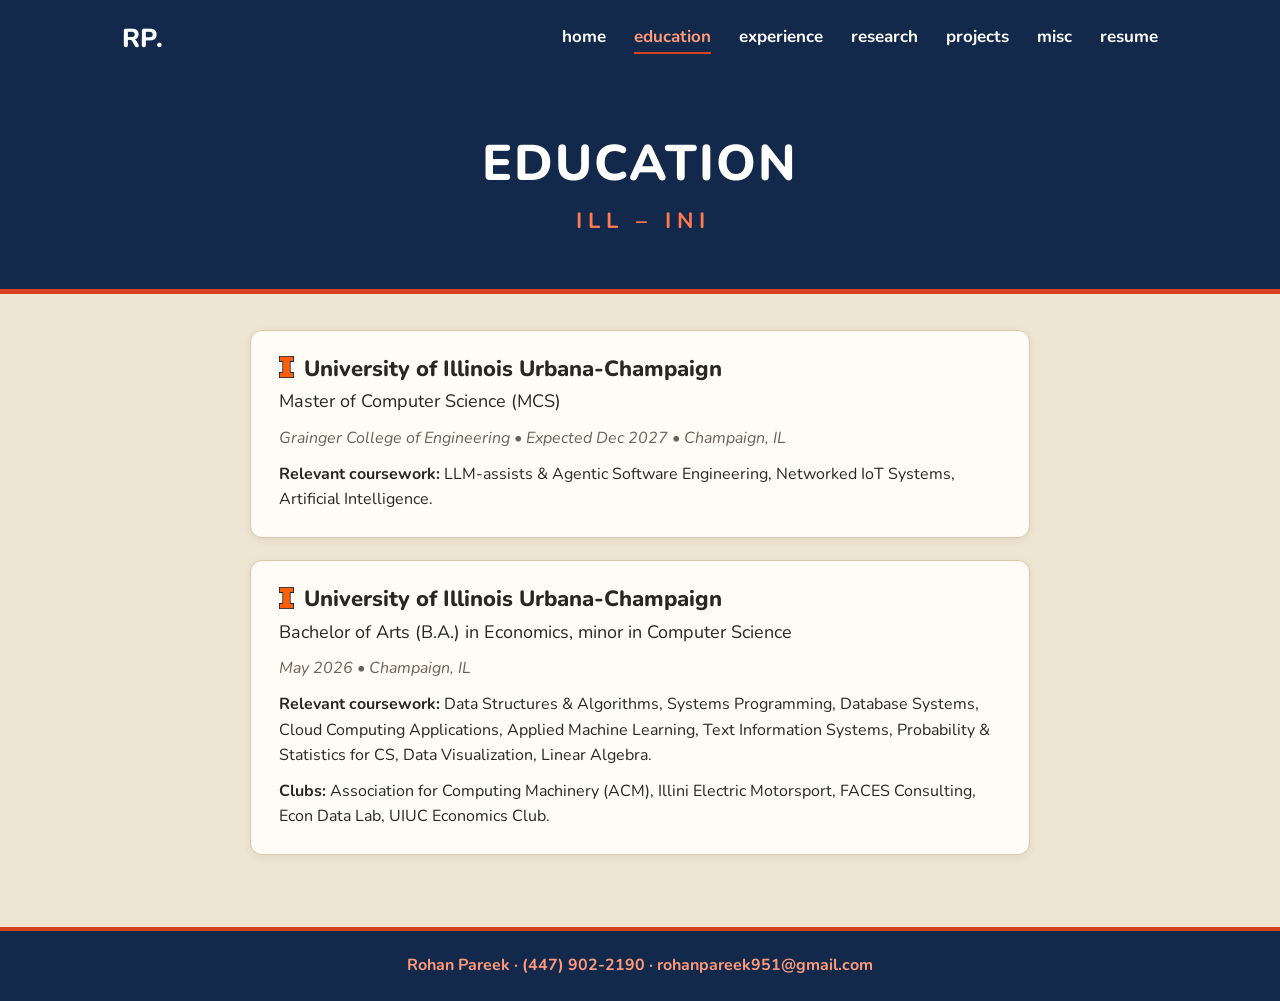
<file: education.html>
<!DOCTYPE html>
<html lang="en">
<head>
<meta charset="utf-8">
<meta name="viewport" content="width=device-width, initial-scale=1">
<title>Education - Rohan Pareek</title>
<link rel="preconnect" href="https://fonts.googleapis.com">
<link rel="preconnect" href="https://fonts.gstatic.com" crossorigin>
<link href="https://fonts.googleapis.com/css2?family=Nunito:wght@400;600;700;800&family=Space+Mono:wght@400;700&display=swap" rel="stylesheet">
<link rel="stylesheet" href="style.css">
<script src="script.js"></script>
</head>
<body>

<nav>
  <div class="wrap nav-inner">
    <a href="index.html" class="logo">RP.</a>
    <button class="menu-btn" aria-label="menu" aria-expanded="false"><span></span><span></span><span></span></button>
    <div class="nav-links">
      <a href="index.html">home</a>
      <a href="education.html" class="active">education</a>
      <a href="experience.html">experience</a>
      <a href="research.html">research</a>
      <a href="projects.html">projects</a>
      <a href="misc.html">misc</a>
      <a href="resume.pdf" target="_blank" rel="noopener">resume</a>
    </div>
  </div>
</nav>

<header class="page-head">
  <div class="wrap">
    <h1>Education</h1>
    <p class="sub chant">ILL &ndash; INI</p>
  </div>
</header>

<main class="wrap">

<div class="card">
  <h3><img src="illini.svg" alt="" class="inline-logo">University of Illinois Urbana-Champaign</h3>
  <p class="card-sub">Master of Computer Science (MCS)</p>
  <p class="meta">Grainger College of Engineering &bull; Expected Dec 2027 &bull; Champaign, IL</p>
  <p><b>Relevant coursework:</b> LLM-assists &amp; Agentic Software Engineering, Networked IoT
    Systems, Artificial Intelligence.</p>
</div>

<div class="card">
  <h3><img src="illini.svg" alt="" class="inline-logo">University of Illinois Urbana-Champaign</h3>
  <p class="card-sub">Bachelor of Arts (B.A.) in Economics, minor in Computer Science</p>
  <p class="meta">May 2026 &bull; Champaign, IL</p>
  <p><b>Relevant coursework:</b> Data Structures &amp; Algorithms, Systems Programming,
    Database Systems, Cloud Computing Applications, Applied Machine Learning, Text
    Information Systems, Probability &amp; Statistics for CS, Data Visualization,
    Linear Algebra.</p>
  <p><b>Clubs:</b> Association for Computing Machinery (ACM), Illini Electric Motorsport,
    FACES Consulting, Econ Data Lab, UIUC Economics Club.</p>
</div>

</main>

<footer>
  <div class="wrap">
    <p>Rohan Pareek &middot; <a href="tel:+14479022190">(447) 902-2190</a> &middot; <a href="mailto:rohanpareek951@gmail.com">rohanpareek951@gmail.com</a></p>
  </div>
</footer>

</body>
</html>
</file>
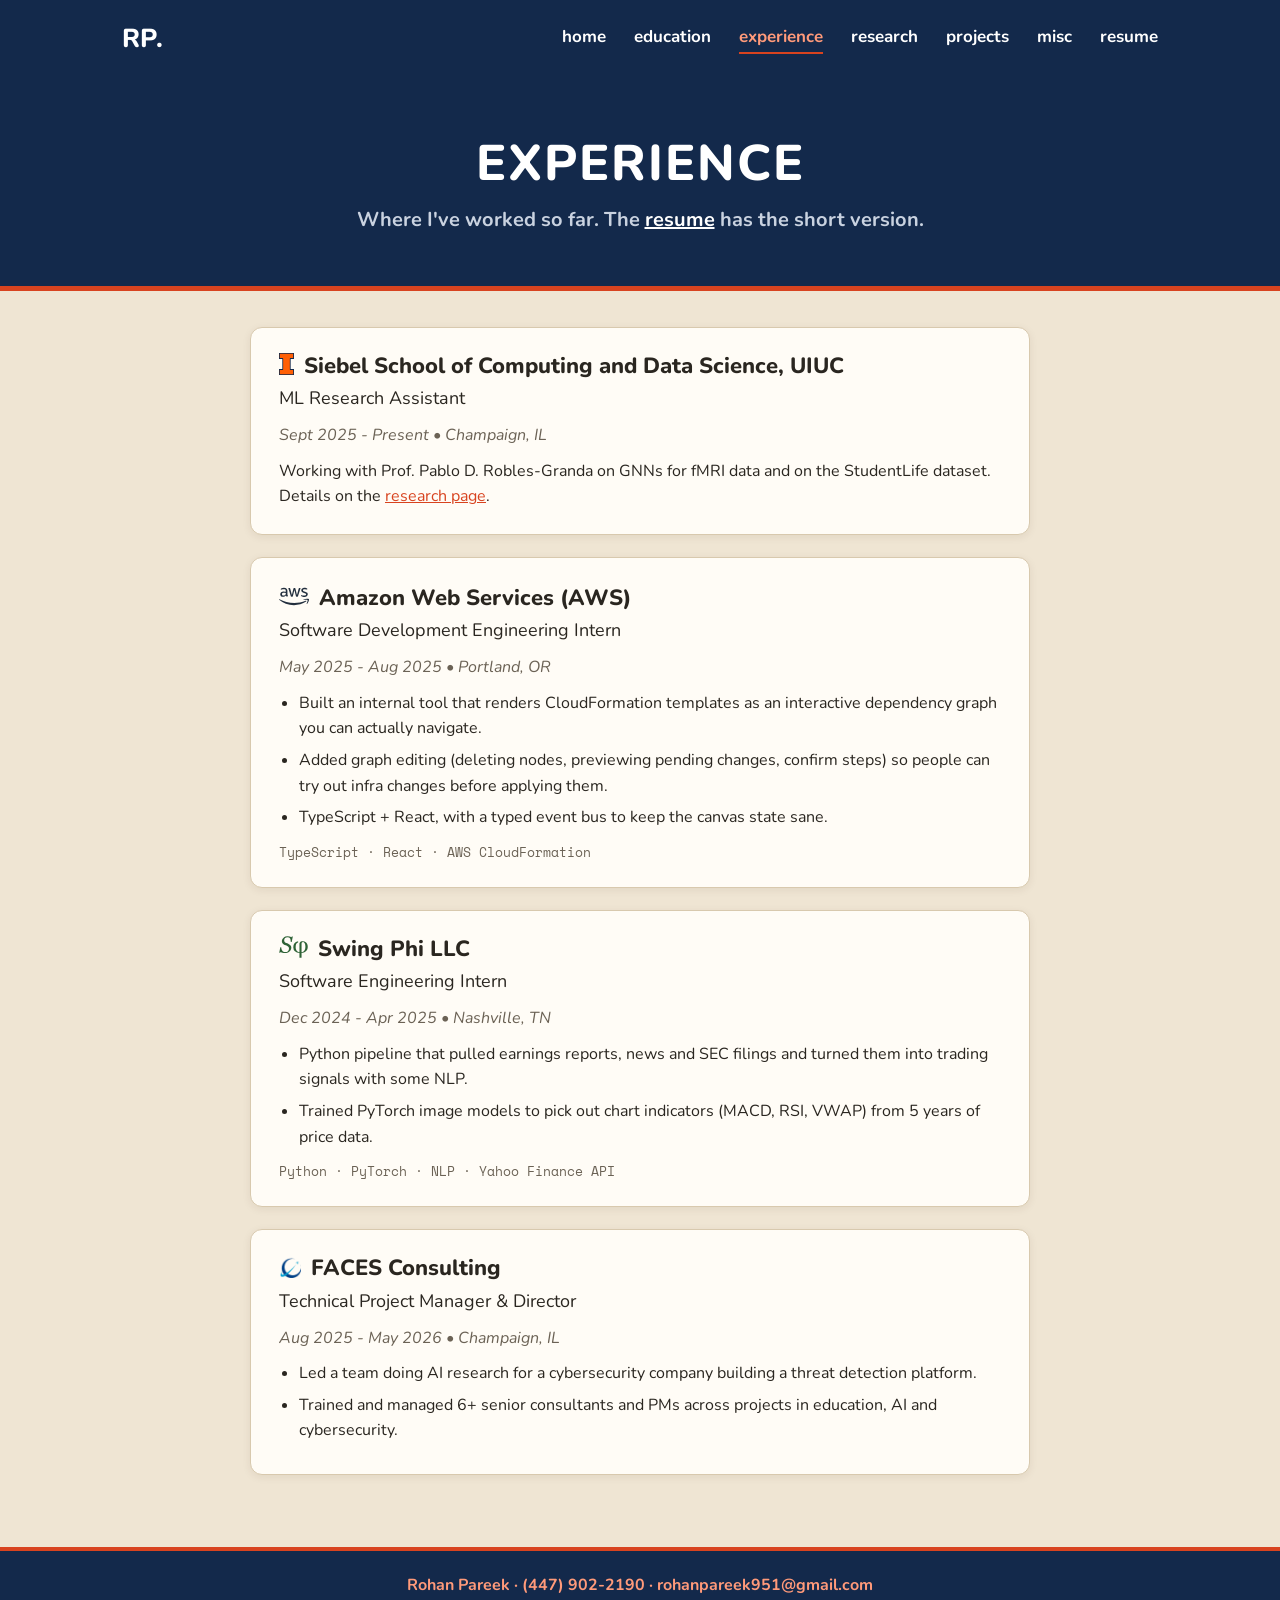
<file: experience.html>
<!DOCTYPE html>
<html lang="en">
<head>
<meta charset="utf-8">
<meta name="viewport" content="width=device-width, initial-scale=1">
<title>Experience - Rohan Pareek</title>
<link rel="preconnect" href="https://fonts.googleapis.com">
<link rel="preconnect" href="https://fonts.gstatic.com" crossorigin>
<link href="https://fonts.googleapis.com/css2?family=Nunito:wght@400;600;700;800&family=Space+Mono:wght@400;700&display=swap" rel="stylesheet">
<link rel="stylesheet" href="style.css">
<script src="script.js"></script>
</head>
<body>

<nav>
  <div class="wrap nav-inner">
    <a href="index.html" class="logo">RP.</a>
    <button class="menu-btn" aria-label="menu" aria-expanded="false"><span></span><span></span><span></span></button>
    <div class="nav-links">
      <a href="index.html">home</a>
      <a href="education.html">education</a>
      <a href="experience.html" class="active">experience</a>
      <a href="research.html">research</a>
      <a href="projects.html">projects</a>
      <a href="misc.html">misc</a>
      <a href="resume.pdf" target="_blank" rel="noopener">resume</a>
    </div>
  </div>
</nav>

<header class="page-head">
  <div class="wrap">
    <h1>Experience</h1>
    <p class="sub">Where I've worked so far. The <a href="resume.pdf" target="_blank" rel="noopener">resume</a> has the short version.</p>
  </div>
</header>

<main class="wrap">

<div class="card">
  <h3><img src="illini.svg" alt="" class="inline-logo">Siebel School of Computing and Data Science, UIUC</h3>
  <p class="card-sub">ML Research Assistant</p>
  <p class="meta">Sept 2025 - Present &bull; Champaign, IL</p>
  <p>Working with Prof. Pablo D. Robles-Granda on GNNs for fMRI data and on the StudentLife
    dataset. Details on the <a href="research.html">research page</a>.</p>
</div>

<div class="card">
  <h3><img src="aws.svg" alt="" class="inline-logo wide">Amazon Web Services (AWS)</h3>
  <p class="card-sub">Software Development Engineering Intern</p>
  <p class="meta">May 2025 - Aug 2025 &bull; Portland, OR</p>
  <ul>
    <li>Built an internal tool that renders CloudFormation templates as an interactive
      dependency graph you can actually navigate.</li>
    <li>Added graph editing (deleting nodes, previewing pending changes, confirm steps)
      so people can try out infra changes before applying them.</li>
    <li>TypeScript + React, with a typed event bus to keep the canvas state sane.</li>
  </ul>
  <p class="stack">TypeScript · React · AWS CloudFormation</p>
</div>

<div class="card">
  <h3><img src="swingphi.svg" alt="" class="inline-logo">Swing Phi LLC</h3>
  <p class="card-sub">Software Engineering Intern</p>
  <p class="meta">Dec 2024 - Apr 2025 &bull; Nashville, TN</p>
  <ul>
    <li>Python pipeline that pulled earnings reports, news and SEC filings and turned
      them into trading signals with some NLP.</li>
    <li>Trained PyTorch image models to pick out chart indicators (MACD, RSI, VWAP)
      from 5 years of price data.</li>
  </ul>
  <p class="stack">Python · PyTorch · NLP · Yahoo Finance API</p>
</div>

<div class="card">
  <h3><img src="faces.png" alt="" class="inline-logo">FACES Consulting</h3>
  <p class="card-sub">Technical Project Manager &amp; Director</p>
  <p class="meta">Aug 2025 - May 2026 &bull; Champaign, IL</p>
  <ul>
    <li>Led a team doing AI research for a cybersecurity company building a threat
      detection platform.</li>
    <li>Trained and managed 6+ senior consultants and PMs across projects in education,
      AI and cybersecurity.</li>
  </ul>
</div>

</main>

<footer>
  <div class="wrap">
    <p>Rohan Pareek &middot; <a href="tel:+14479022190">(447) 902-2190</a> &middot; <a href="mailto:rohanpareek951@gmail.com">rohanpareek951@gmail.com</a></p>
  </div>
</footer>

</body>
</html>
</file>
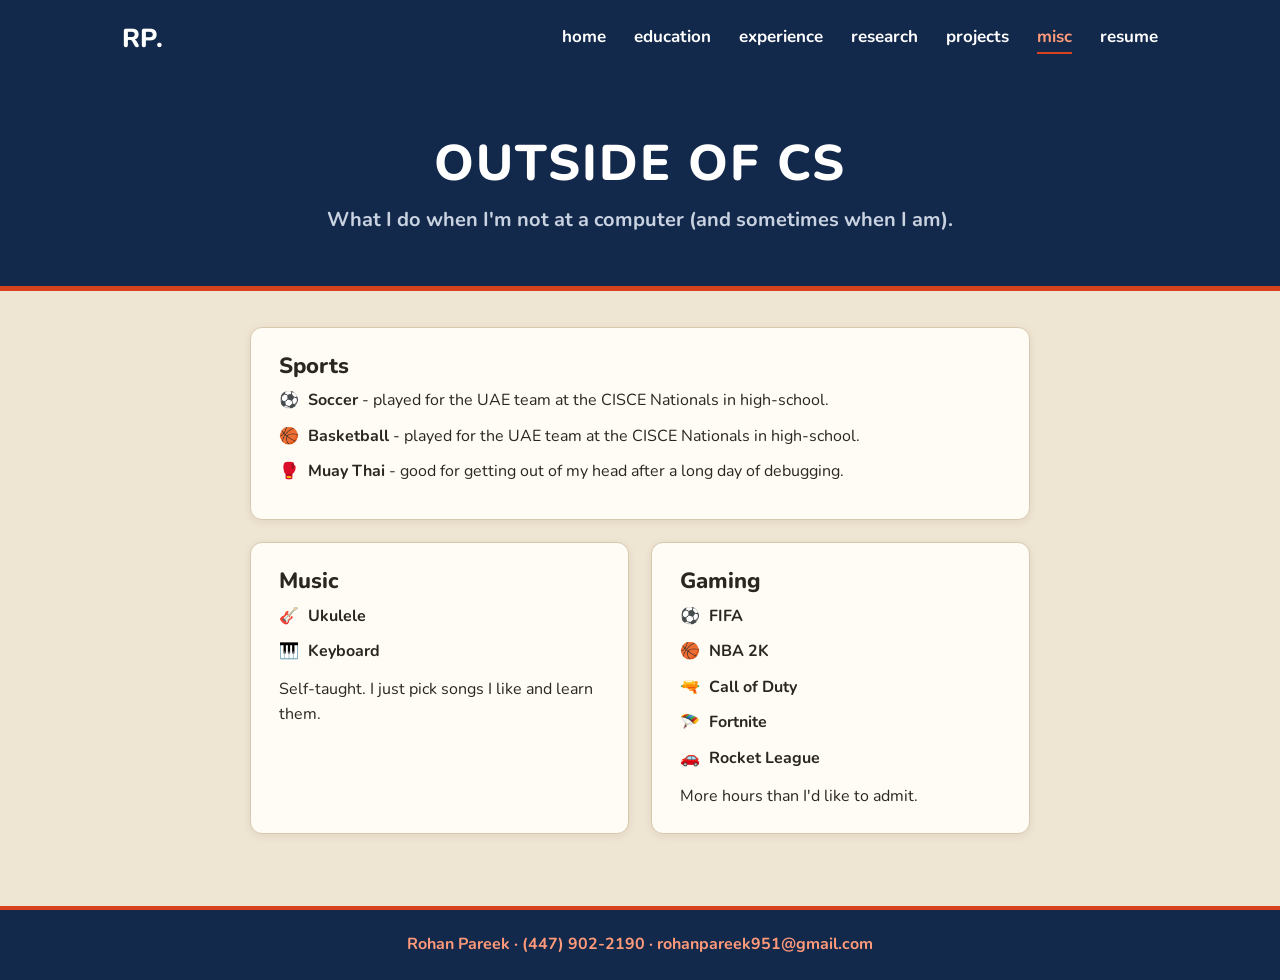
<file: misc.html>
<!DOCTYPE html>
<html lang="en">
<head>
<meta charset="utf-8">
<meta name="viewport" content="width=device-width, initial-scale=1">
<title>Misc - Rohan Pareek</title>
<link rel="preconnect" href="https://fonts.googleapis.com">
<link rel="preconnect" href="https://fonts.gstatic.com" crossorigin>
<link href="https://fonts.googleapis.com/css2?family=Nunito:wght@400;600;700;800&family=Space+Mono:wght@400;700&display=swap" rel="stylesheet">
<link rel="stylesheet" href="style.css">
<script src="script.js"></script>
</head>
<body>

<nav>
  <div class="wrap nav-inner">
    <a href="index.html" class="logo">RP.</a>
    <button class="menu-btn" aria-label="menu" aria-expanded="false"><span></span><span></span><span></span></button>
    <div class="nav-links">
      <a href="index.html">home</a>
      <a href="education.html">education</a>
      <a href="experience.html">experience</a>
      <a href="research.html">research</a>
      <a href="projects.html">projects</a>
      <a href="misc.html" class="active">misc</a>
      <a href="resume.pdf" target="_blank" rel="noopener">resume</a>
    </div>
  </div>
</nav>

<header class="page-head">
  <div class="wrap">
    <h1>Outside of CS</h1>
    <p class="sub">What I do when I'm not at a computer (and sometimes when I am).</p>
  </div>
</header>

<main class="wrap">

<div class="misc-grid">

<div class="card">
  <h3>Sports</h3>
  <ul class="icons">
    <li><span class="ico">⚽</span><b>Soccer</b> - played for the UAE team at the CISCE Nationals in high-school.</li>
    <li><span class="ico">🏀</span><b>Basketball</b> - played for the UAE team at the CISCE Nationals in high-school.</li>
    <li><span class="ico">🥊</span><b>Muay Thai</b> - good for getting out of my head after a long day of debugging.</li>
  </ul>
</div>

<div class="card">
  <h3>Music</h3>
  <ul class="icons">
    <li><span class="ico">🎸</span><b>Ukulele</b></li>
    <li><span class="ico">🎹</span><b>Keyboard</b></li>
  </ul>
  <p>Self-taught. I just pick songs I like and learn them.</p>
</div>

<div class="card">
  <h3>Gaming</h3>
  <ul class="icons">
    <li><span class="ico">⚽</span><b>FIFA</b></li>
    <li><span class="ico">🏀</span><b>NBA 2K</b></li>
    <li><span class="ico">🔫</span><b>Call of Duty</b></li>
    <li><span class="ico">🪂</span><b>Fortnite</b></li>
    <li><span class="ico">🚗</span><b>Rocket League</b></li>
  </ul>
  <p>More hours than I'd like to admit.</p>
</div>

</div>

</main>

<footer>
  <div class="wrap">
    <p>Rohan Pareek &middot; <a href="tel:+14479022190">(447) 902-2190</a> &middot; <a href="mailto:rohanpareek951@gmail.com">rohanpareek951@gmail.com</a></p>
  </div>
</footer>

</body>
</html>
</file>
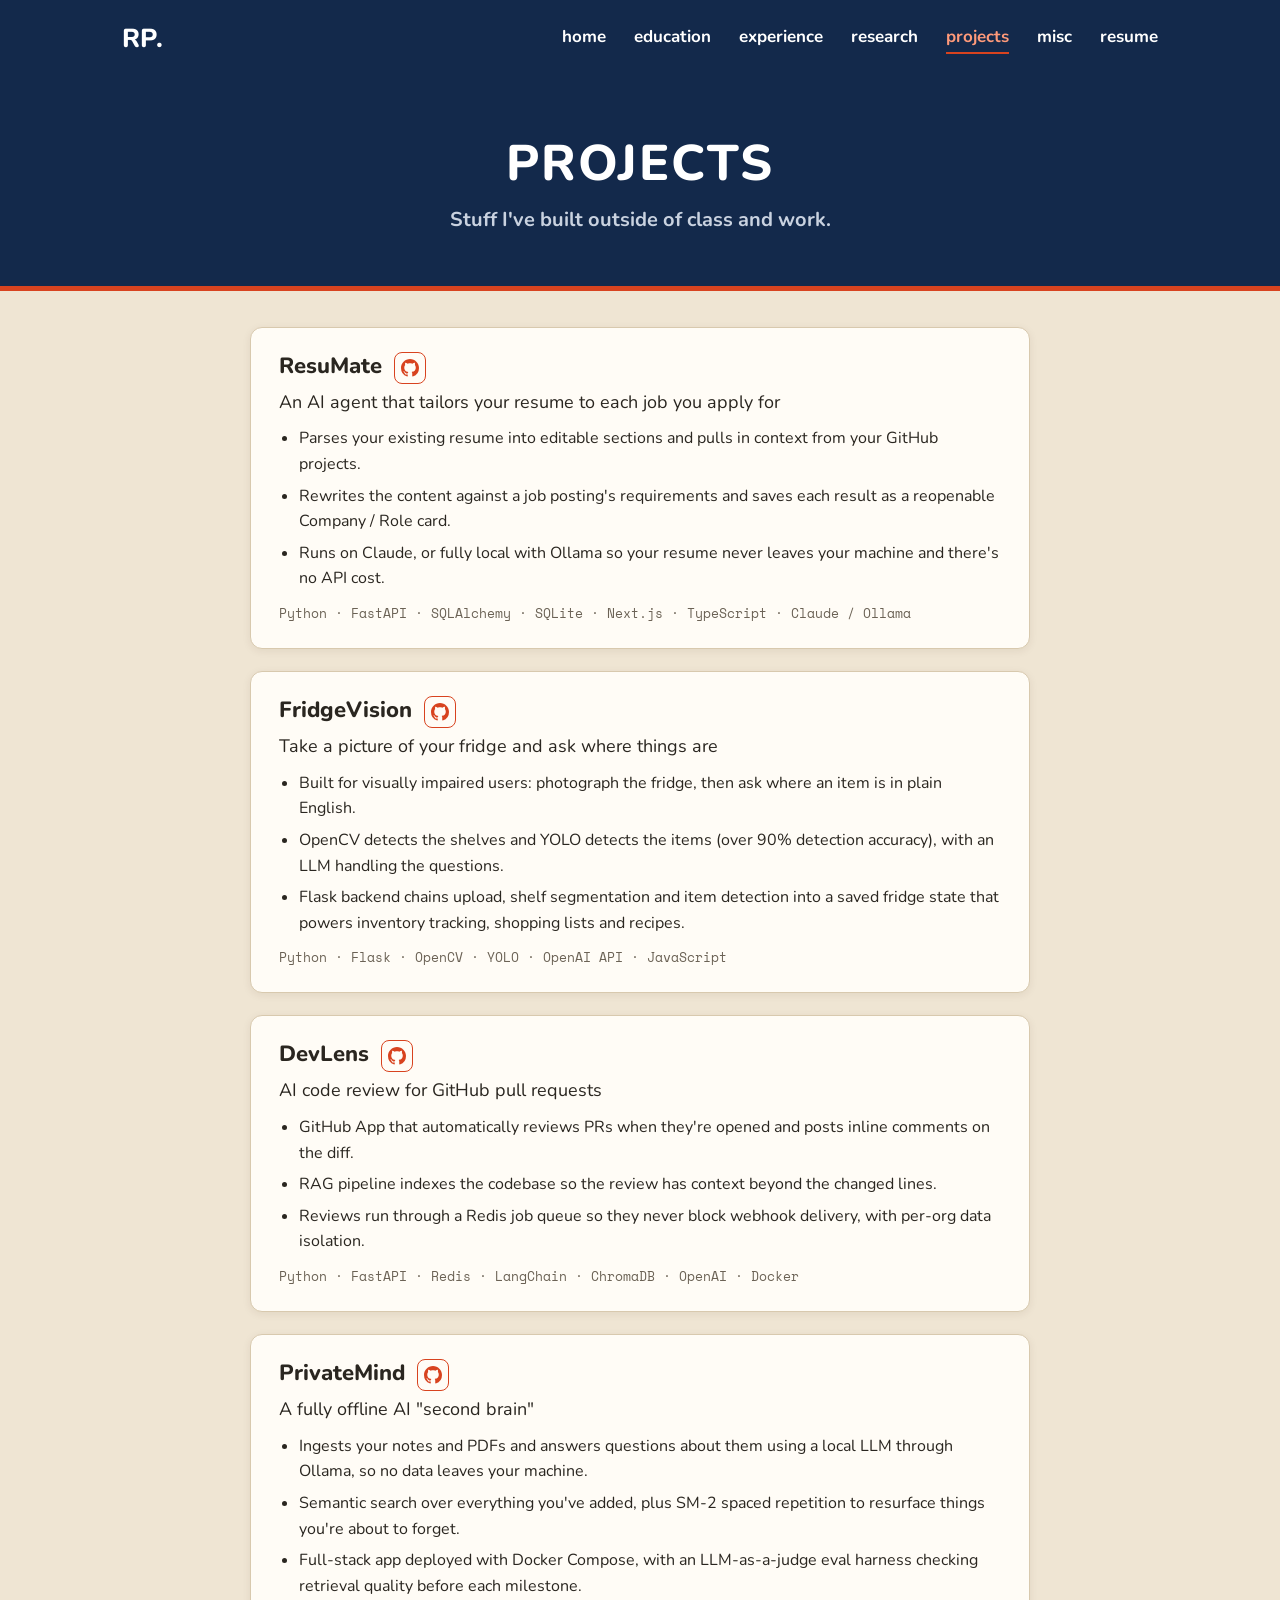
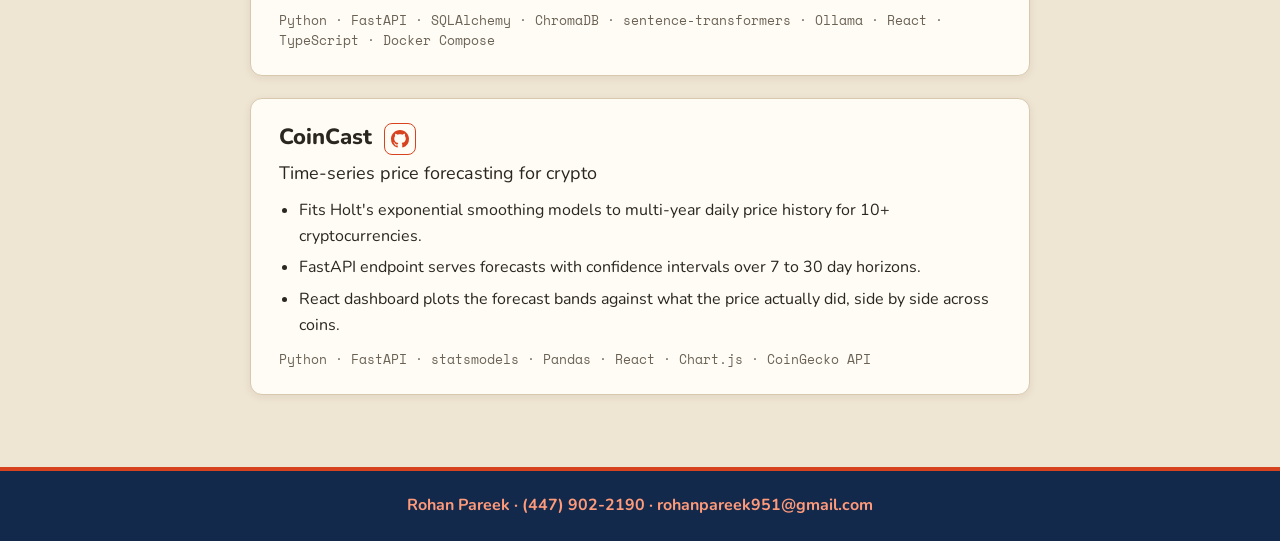
<file: projects.html>
<!DOCTYPE html>
<html lang="en">
<head>
<meta charset="utf-8">
<meta name="viewport" content="width=device-width, initial-scale=1">
<title>Projects - Rohan Pareek</title>
<link rel="preconnect" href="https://fonts.googleapis.com">
<link rel="preconnect" href="https://fonts.gstatic.com" crossorigin>
<link href="https://fonts.googleapis.com/css2?family=Nunito:wght@400;600;700;800&family=Space+Mono:wght@400;700&display=swap" rel="stylesheet">
<link rel="stylesheet" href="style.css">
<script src="script.js"></script>
</head>
<body>

<nav>
  <div class="wrap nav-inner">
    <a href="index.html" class="logo">RP.</a>
    <button class="menu-btn" aria-label="menu" aria-expanded="false"><span></span><span></span><span></span></button>
    <div class="nav-links">
      <a href="index.html">home</a>
      <a href="education.html">education</a>
      <a href="experience.html">experience</a>
      <a href="research.html">research</a>
      <a href="projects.html" class="active">projects</a>
      <a href="misc.html">misc</a>
      <a href="resume.pdf" target="_blank" rel="noopener">resume</a>
    </div>
  </div>
</nav>

<header class="page-head">
  <div class="wrap">
    <h1>Projects</h1>
    <p class="sub">Stuff I've built outside of class and work.</p>
  </div>
</header>

<main class="wrap">

<div class="card">
  <h3>ResuMate<a class="gh-icon" href="https://github.com/Rohpar1504/ResuMate" target="_blank" rel="noopener" aria-label="ResuMate on GitHub" title="View on GitHub"><svg viewBox="0 0 16 16" width="18" height="18" fill="currentColor" aria-hidden="true"><path d="M8 0c4.42 0 8 3.58 8 8a8.013 8.013 0 0 1-5.45 7.59c-.4.08-.55-.17-.55-.38 0-.27.01-1.13.01-2.2 0-.75-.25-1.23-.54-1.48 1.78-.2 3.65-.88 3.65-3.95 0-.88-.31-1.59-.82-2.15.08-.2.36-1.02-.08-2.12 0 0-.67-.22-2.2.82-.64-.18-1.32-.27-2-.27-.68 0-1.36.09-2 .27-1.53-1.03-2.2-.82-2.2-.82-.44 1.1-.16 1.92-.08 2.12-.51.56-.82 1.28-.82 2.15 0 3.06 1.86 3.75 3.64 3.95-.23.2-.44.55-.51 1.07-.46.21-1.61.55-2.33-.66-.15-.24-.6-.83-1.23-.82-.67.01-.27.38.01.53.34.19.73.9.82 1.13.16.45.68 1.31 2.69.94 0 .67.01 1.3.01 1.49 0 .21-.15.45-.55.38A7.995 7.995 0 0 1 0 8c0-4.42 3.58-8 8-8Z"></path></svg></a></h3>
  <p class="card-sub">An AI agent that tailors your resume to each job you apply for</p>
  <ul>
    <li>Parses your existing resume into editable sections and pulls in context from your GitHub projects.</li>
    <li>Rewrites the content against a job posting's requirements and saves each result as a reopenable Company / Role card.</li>
    <li>Runs on Claude, or fully local with Ollama so your resume never leaves your machine and there's no API cost.</li>
  </ul>
  <p class="stack">Python · FastAPI · SQLAlchemy · SQLite · Next.js · TypeScript · Claude / Ollama</p>
</div>

<div class="card">
  <h3>FridgeVision<a class="gh-icon" href="https://github.com/Rohpar1504/Project-FridgeVision" target="_blank" rel="noopener" aria-label="FridgeVision on GitHub" title="View on GitHub"><svg viewBox="0 0 16 16" width="18" height="18" fill="currentColor" aria-hidden="true"><path d="M8 0c4.42 0 8 3.58 8 8a8.013 8.013 0 0 1-5.45 7.59c-.4.08-.55-.17-.55-.38 0-.27.01-1.13.01-2.2 0-.75-.25-1.23-.54-1.48 1.78-.2 3.65-.88 3.65-3.95 0-.88-.31-1.59-.82-2.15.08-.2.36-1.02-.08-2.12 0 0-.67-.22-2.2.82-.64-.18-1.32-.27-2-.27-.68 0-1.36.09-2 .27-1.53-1.03-2.2-.82-2.2-.82-.44 1.1-.16 1.92-.08 2.12-.51.56-.82 1.28-.82 2.15 0 3.06 1.86 3.75 3.64 3.95-.23.2-.44.55-.51 1.07-.46.21-1.61.55-2.33-.66-.15-.24-.6-.83-1.23-.82-.67.01-.27.38.01.53.34.19.73.9.82 1.13.16.45.68 1.31 2.69.94 0 .67.01 1.3.01 1.49 0 .21-.15.45-.55.38A7.995 7.995 0 0 1 0 8c0-4.42 3.58-8 8-8Z"></path></svg></a></h3>
  <p class="card-sub">Take a picture of your fridge and ask where things are</p>
  <ul>
    <li>Built for visually impaired users: photograph the fridge, then ask where an item is in plain English.</li>
    <li>OpenCV detects the shelves and YOLO detects the items (over 90% detection accuracy), with an LLM handling the questions.</li>
    <li>Flask backend chains upload, shelf segmentation and item detection into a saved fridge state that powers inventory tracking, shopping lists and recipes.</li>
  </ul>
  <p class="stack">Python · Flask · OpenCV · YOLO · OpenAI API · JavaScript</p>
</div>

<div class="card">
  <h3>DevLens<a class="gh-icon" href="https://github.com/Rohpar1504/DevLens" target="_blank" rel="noopener" aria-label="DevLens on GitHub" title="View on GitHub"><svg viewBox="0 0 16 16" width="18" height="18" fill="currentColor" aria-hidden="true"><path d="M8 0c4.42 0 8 3.58 8 8a8.013 8.013 0 0 1-5.45 7.59c-.4.08-.55-.17-.55-.38 0-.27.01-1.13.01-2.2 0-.75-.25-1.23-.54-1.48 1.78-.2 3.65-.88 3.65-3.95 0-.88-.31-1.59-.82-2.15.08-.2.36-1.02-.08-2.12 0 0-.67-.22-2.2.82-.64-.18-1.32-.27-2-.27-.68 0-1.36.09-2 .27-1.53-1.03-2.2-.82-2.2-.82-.44 1.1-.16 1.92-.08 2.12-.51.56-.82 1.28-.82 2.15 0 3.06 1.86 3.75 3.64 3.95-.23.2-.44.55-.51 1.07-.46.21-1.61.55-2.33-.66-.15-.24-.6-.83-1.23-.82-.67.01-.27.38.01.53.34.19.73.9.82 1.13.16.45.68 1.31 2.69.94 0 .67.01 1.3.01 1.49 0 .21-.15.45-.55.38A7.995 7.995 0 0 1 0 8c0-4.42 3.58-8 8-8Z"></path></svg></a></h3>
  <p class="card-sub">AI code review for GitHub pull requests</p>
  <ul>
    <li>GitHub App that automatically reviews PRs when they're opened and posts inline comments on the diff.</li>
    <li>RAG pipeline indexes the codebase so the review has context beyond the changed lines.</li>
    <li>Reviews run through a Redis job queue so they never block webhook delivery, with per-org data isolation.</li>
  </ul>
  <p class="stack">Python · FastAPI · Redis · LangChain · ChromaDB · OpenAI · Docker</p>
</div>

<div class="card">
  <h3>PrivateMind<a class="gh-icon" href="https://github.com/Rohpar1504/PrivateMind" target="_blank" rel="noopener" aria-label="PrivateMind on GitHub" title="View on GitHub"><svg viewBox="0 0 16 16" width="18" height="18" fill="currentColor" aria-hidden="true"><path d="M8 0c4.42 0 8 3.58 8 8a8.013 8.013 0 0 1-5.45 7.59c-.4.08-.55-.17-.55-.38 0-.27.01-1.13.01-2.2 0-.75-.25-1.23-.54-1.48 1.78-.2 3.65-.88 3.65-3.95 0-.88-.31-1.59-.82-2.15.08-.2.36-1.02-.08-2.12 0 0-.67-.22-2.2.82-.64-.18-1.32-.27-2-.27-.68 0-1.36.09-2 .27-1.53-1.03-2.2-.82-2.2-.82-.44 1.1-.16 1.92-.08 2.12-.51.56-.82 1.28-.82 2.15 0 3.06 1.86 3.75 3.64 3.95-.23.2-.44.55-.51 1.07-.46.21-1.61.55-2.33-.66-.15-.24-.6-.83-1.23-.82-.67.01-.27.38.01.53.34.19.73.9.82 1.13.16.45.68 1.31 2.69.94 0 .67.01 1.3.01 1.49 0 .21-.15.45-.55.38A7.995 7.995 0 0 1 0 8c0-4.42 3.58-8 8-8Z"></path></svg></a></h3>
  <p class="card-sub">A fully offline AI "second brain"</p>
  <ul>
    <li>Ingests your notes and PDFs and answers questions about them using a local LLM through Ollama, so no data leaves your machine.</li>
    <li>Semantic search over everything you've added, plus SM-2 spaced repetition to resurface things you're about to forget.</li>
    <li>Full-stack app deployed with Docker Compose, with an LLM-as-a-judge eval harness checking retrieval quality before each milestone.</li>
  </ul>
  <p class="stack">Python · FastAPI · SQLAlchemy · ChromaDB · sentence-transformers · Ollama · React · TypeScript · Docker Compose</p>
</div>

<div class="card">
  <h3>CoinCast<a class="gh-icon" href="https://github.com/Rohpar1504/CoinCast" target="_blank" rel="noopener" aria-label="CoinCast on GitHub" title="View on GitHub"><svg viewBox="0 0 16 16" width="18" height="18" fill="currentColor" aria-hidden="true"><path d="M8 0c4.42 0 8 3.58 8 8a8.013 8.013 0 0 1-5.45 7.59c-.4.08-.55-.17-.55-.38 0-.27.01-1.13.01-2.2 0-.75-.25-1.23-.54-1.48 1.78-.2 3.65-.88 3.65-3.95 0-.88-.31-1.59-.82-2.15.08-.2.36-1.02-.08-2.12 0 0-.67-.22-2.2.82-.64-.18-1.32-.27-2-.27-.68 0-1.36.09-2 .27-1.53-1.03-2.2-.82-2.2-.82-.44 1.1-.16 1.92-.08 2.12-.51.56-.82 1.28-.82 2.15 0 3.06 1.86 3.75 3.64 3.95-.23.2-.44.55-.51 1.07-.46.21-1.61.55-2.33-.66-.15-.24-.6-.83-1.23-.82-.67.01-.27.38.01.53.34.19.73.9.82 1.13.16.45.68 1.31 2.69.94 0 .67.01 1.3.01 1.49 0 .21-.15.45-.55.38A7.995 7.995 0 0 1 0 8c0-4.42 3.58-8 8-8Z"></path></svg></a></h3>
  <p class="card-sub">Time-series price forecasting for crypto</p>
  <ul>
    <li>Fits Holt's exponential smoothing models to multi-year daily price history for 10+ cryptocurrencies.</li>
    <li>FastAPI endpoint serves forecasts with confidence intervals over 7 to 30 day horizons.</li>
    <li>React dashboard plots the forecast bands against what the price actually did, side by side across coins.</li>
  </ul>
  <p class="stack">Python · FastAPI · statsmodels · Pandas · React · Chart.js · CoinGecko API</p>
</div>

</main>

<footer>
  <div class="wrap">
    <p>Rohan Pareek &middot; <a href="tel:+14479022190">(447) 902-2190</a> &middot; <a href="mailto:rohanpareek951@gmail.com">rohanpareek951@gmail.com</a></p>
  </div>
</footer>

</body>
</html>
</file>
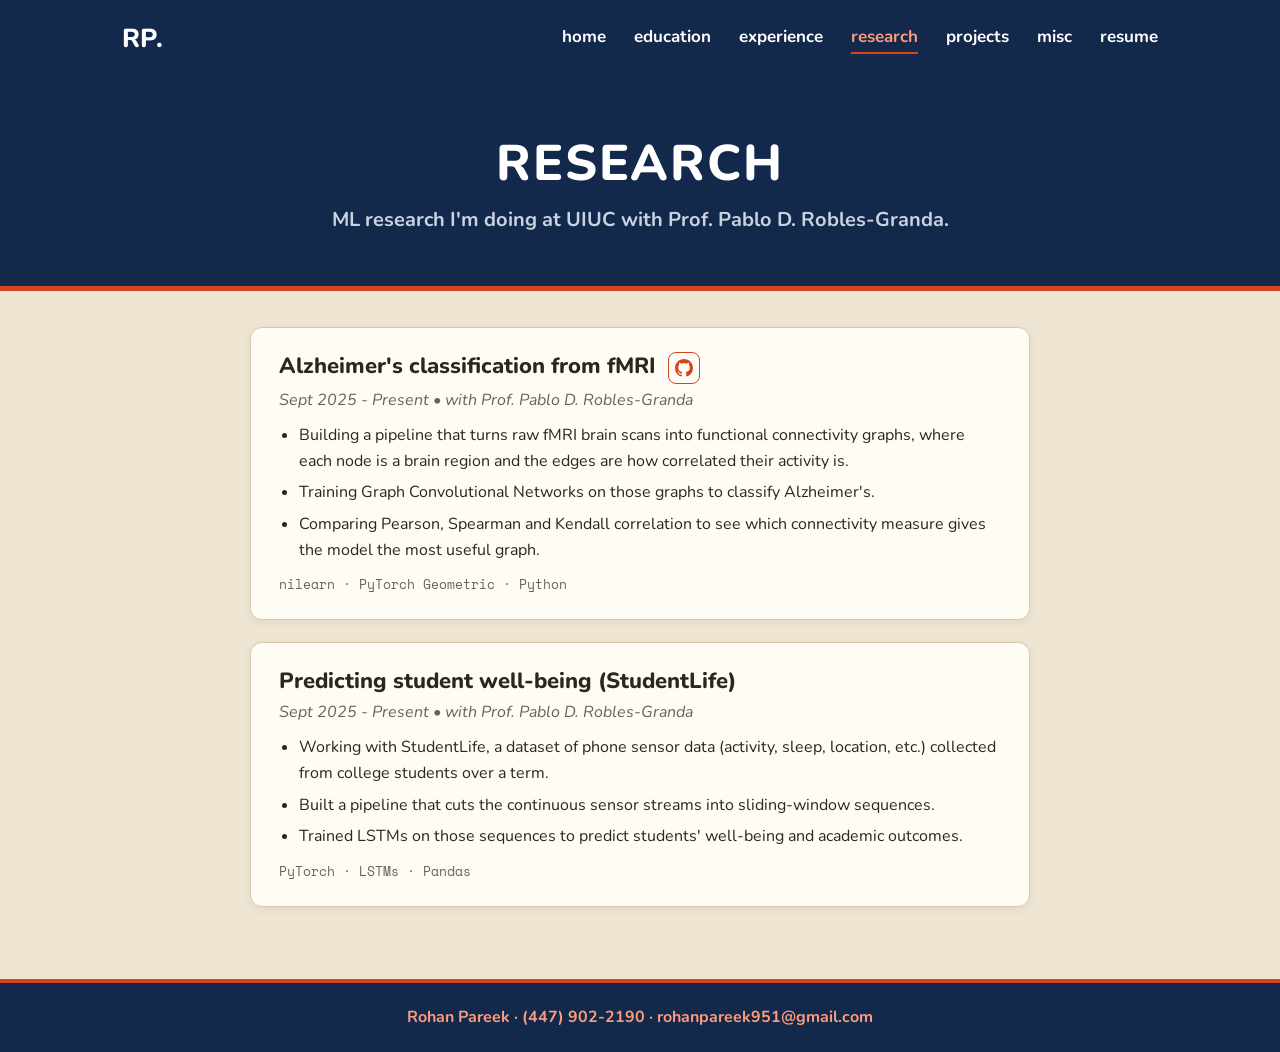
<file: research.html>
<!DOCTYPE html>
<html lang="en">
<head>
<meta charset="utf-8">
<meta name="viewport" content="width=device-width, initial-scale=1">
<title>Research - Rohan Pareek</title>
<link rel="preconnect" href="https://fonts.googleapis.com">
<link rel="preconnect" href="https://fonts.gstatic.com" crossorigin>
<link href="https://fonts.googleapis.com/css2?family=Nunito:wght@400;600;700;800&family=Space+Mono:wght@400;700&display=swap" rel="stylesheet">
<link rel="stylesheet" href="style.css">
<script src="script.js"></script>
</head>
<body>

<nav>
  <div class="wrap nav-inner">
    <a href="index.html" class="logo">RP.</a>
    <button class="menu-btn" aria-label="menu" aria-expanded="false"><span></span><span></span><span></span></button>
    <div class="nav-links">
      <a href="index.html">home</a>
      <a href="education.html">education</a>
      <a href="experience.html">experience</a>
      <a href="research.html" class="active">research</a>
      <a href="projects.html">projects</a>
      <a href="misc.html">misc</a>
      <a href="resume.pdf" target="_blank" rel="noopener">resume</a>
    </div>
  </div>
</nav>

<header class="page-head">
  <div class="wrap">
    <h1>Research</h1>
    <p class="sub">ML research I'm doing at UIUC with Prof. Pablo D. Robles-Granda.</p>
  </div>
</header>

<main class="wrap">

<div class="card">
  <h3>Alzheimer's classification from fMRI<a class="gh-icon" href="https://github.com/Rohpar1504/Summer-2026-Research-Project" target="_blank" rel="noopener" aria-label="Alzheimer's classification from fMRI on GitHub" title="View on GitHub"><svg viewBox="0 0 16 16" width="18" height="18" fill="currentColor" aria-hidden="true"><path d="M8 0c4.42 0 8 3.58 8 8a8.013 8.013 0 0 1-5.45 7.59c-.4.08-.55-.17-.55-.38 0-.27.01-1.13.01-2.2 0-.75-.25-1.23-.54-1.48 1.78-.2 3.65-.88 3.65-3.95 0-.88-.31-1.59-.82-2.15.08-.2.36-1.02-.08-2.12 0 0-.67-.22-2.2.82-.64-.18-1.32-.27-2-.27-.68 0-1.36.09-2 .27-1.53-1.03-2.2-.82-2.2-.82-.44 1.1-.16 1.92-.08 2.12-.51.56-.82 1.28-.82 2.15 0 3.06 1.86 3.75 3.64 3.95-.23.2-.44.55-.51 1.07-.46.21-1.61.55-2.33-.66-.15-.24-.6-.83-1.23-.82-.67.01-.27.38.01.53.34.19.73.9.82 1.13.16.45.68 1.31 2.69.94 0 .67.01 1.3.01 1.49 0 .21-.15.45-.55.38A7.995 7.995 0 0 1 0 8c0-4.42 3.58-8 8-8Z"></path></svg></a></h3>
  <p class="meta">Sept 2025 - Present &bull; with Prof. Pablo D. Robles-Granda</p>
  <ul>
    <li>Building a pipeline that turns raw fMRI brain scans into functional connectivity
      graphs, where each node is a brain region and the edges are how correlated their
      activity is.</li>
    <li>Training Graph Convolutional Networks on those graphs to classify Alzheimer's.</li>
    <li>Comparing Pearson, Spearman and Kendall correlation to see which connectivity
      measure gives the model the most useful graph.</li>
  </ul>
  <p class="stack">nilearn · PyTorch Geometric · Python</p>
</div>

<div class="card">
  <h3>Predicting student well-being (StudentLife)</h3>
  <p class="meta">Sept 2025 - Present &bull; with Prof. Pablo D. Robles-Granda</p>
  <ul>
    <li>Working with StudentLife, a dataset of phone sensor data (activity, sleep,
      location, etc.) collected from college students over a term.</li>
    <li>Built a pipeline that cuts the continuous sensor streams into sliding-window
      sequences.</li>
    <li>Trained LSTMs on those sequences to predict students' well-being and academic
      outcomes.</li>
  </ul>
  <p class="stack">PyTorch · LSTMs · Pandas</p>
</div>

</main>

<footer>
  <div class="wrap">
    <p>Rohan Pareek &middot; <a href="tel:+14479022190">(447) 902-2190</a> &middot; <a href="mailto:rohanpareek951@gmail.com">rohanpareek951@gmail.com</a></p>
  </div>
</footer>

</body>
</html>
</file>
<file: style.css>
/* colors - illinois orange + navy (light theme only) */
:root {
  --bg: #efe5d3;
  --text: #2a2620;
  --muted: #6b6255;
  --navy: #13294b;
  --orange: #d8431f;
  --line: #d8c9ae;
  --box: #f8f2e7;
  --card: #fffcf6;
  --shadow: rgba(60, 40, 10, 0.08);
}


* {
  box-sizing: border-box;
}

body {
  margin: 0;
  font-family: "Nunito", -apple-system, Helvetica, Arial, sans-serif;
  font-size: 16px;
  line-height: 1.6;
  color: var(--text);
  background: var(--bg);
  min-height: 100vh;
  display: flex;
  flex-direction: column;
}

/* push the footer to the bottom on short pages */
main {
  flex: 1;
  width: 100%;
}

.wrap {
  max-width: 820px;
  margin: 0 auto;
  padding: 0 20px;
}

a {
  color: var(--orange);
}

a:hover {
  text-decoration-thickness: 2px;
}

/* nav */
nav {
  position: sticky;
  top: 0;
  z-index: 10;
  background: var(--navy);
  font-family: "Nunito", -apple-system, Helvetica, Arial, sans-serif;
  font-size: 17px;
  font-weight: 700;
}

/* nav bar gets more room than the page text */
nav .wrap {
  max-width: 1100px;
  padding: 18px 32px;
}

.nav-inner {
  display: flex;
  justify-content: space-between;
  align-items: center;
  flex-wrap: wrap;
  gap: 10px;
  padding-top: 18px;
  padding-bottom: 18px;
}

nav a {
  color: #fff;
  text-decoration: none;
}

/* every tab gets the same underline space so the active one doesn't jump */
.nav-links a {
  padding-bottom: 2px;
  border-bottom: 2px solid transparent;
}

nav a:hover {
  color: #ff9a7a;
  text-decoration: underline;
}

/* the tab for the page you're on */
.nav-links a.active {
  color: #ff9a7a;
  border-bottom-color: var(--orange);
}

.logo {
  font-weight: 800;
  font-size: 26px;
}

.nav-links {
  display: flex;
  flex-wrap: wrap;
  gap: 28px;
  align-items: center;
}

/* header */
header {
  background: var(--navy);
  color: #fff;
  padding: 40px 0 44px;
  border-bottom: 5px solid var(--orange);
}

.header-inner {
  display: flex;
  align-items: center;
  gap: 28px;
}

.me {
  width: 130px;
  height: 130px;
  object-fit: cover;
  border: 3px solid #fff;
}

header h1 {
  margin: 0 0 6px;
  font-weight: 800;
  font-size: 38px;
  line-height: 1.2;
}

.sub {
  margin: 0 0 16px;
  color: #c9d2e0;
}

/* big centered intro on the home page */
header.hero {
  min-height: calc(100vh - 66px);
  display: flex;
  align-items: center;
  padding: 60px 0;
  text-align: center;
}

.hero-inner {
  width: 100%;
  max-width: 780px;
}

.hero h1 {
  font-size: clamp(38px, 7vw, 64px);
  font-weight: 800;
  line-height: 1.1;
  margin: 0 0 28px;
}

.hero .name {
  color: #ff7a50;
}

.hero p {
  color: #c9d2e0;
  font-size: 20px;
  font-weight: 700;
  line-height: 1.55;
  margin: 0 auto 20px;
}

.hero .links {
  margin-top: 30px;
  font-size: 14px;
  font-weight: 400;
}

.hero .links a {
  margin: 0 5px 8px;
}

.hero .me {
  display: block;
  margin: 0 auto 24px;
  border-radius: 50%;
}

/* contact section under the hero */
.contact {
  text-align: center;
  padding: 30px 0 10px;
}

.contact h2::before {
  content: none;
}

.contact h2 {
  font-family: "Nunito", -apple-system, Helvetica, Arial, sans-serif;
  font-weight: 800;
  font-size: 26px;
}

/* emoji hangs off the left so the words themselves are centered */
.contact .title {
  position: relative;
}

.contact .phone {
  position: absolute;
  right: 100%;
  margin-right: 8px;
}

.contact .links a {
  margin: 0 5px 8px;
  color: var(--orange);
  background: none;
  border-color: var(--orange);
}

.contact .links a:hover {
  color: #fff;
  background: var(--orange);
}

/* page title on the inner pages */
header.page-head {
  padding: 56px 0 50px;
  margin-bottom: 36px;
  text-align: center;
}

.page-head h1 {
  font-size: clamp(34px, 6vw, 50px);
  font-weight: 800;
  text-transform: uppercase;
  letter-spacing: 2px;
  margin-bottom: 10px;
}

.page-head .sub {
  margin: 0;
  font-size: 20px;
  font-weight: 700;
}

.chant {
  color: #ff7a50 !important;
  font-weight: 800;
  font-size: 22px !important;
  letter-spacing: 6px;
  padding-left: 6px;
}

.sub a {
  color: #fff;
}

.links {
  margin: 0;
  font-family: "Space Mono", Menlo, monospace;
  font-size: 14px;
}

.links a {
  display: inline-flex;
  align-items: center;
  gap: 7px;
  color: #fff;
  text-decoration: none;
  background: #ffffff1a;
  border: 1px solid #ffffff59;
  border-radius: 999px;
  padding: 5px 16px;
  margin: 0 6px 8px 0;
  transition: background 0.15s, border-color 0.15s;
}

.links a:hover {
  background: var(--orange);
  border-color: var(--orange);
}

/* sections */
section {
  padding-top: 20px;
}

h2 {
  font-family: "Space Mono", Menlo, monospace;
  font-size: 20px;
  margin: 24px 0 14px;
}

h2::before {
  content: "# ";
  color: var(--orange);
}

h3 {
  font-size: 17px;
  margin: 0 0 6px;
}

ul {
  padding-left: 20px;
}

li {
  margin-bottom: 6px;
}

.small {
  font-size: 14px;
  color: var(--muted);
}

/* cards (education, experience, research, projects, misc) */
.card,
.project {
  background: var(--card);
  border: 1px solid var(--line);
  border-radius: 12px;
  padding: 24px 28px;
  margin-bottom: 22px;
  box-shadow: 0 2px 8px var(--shadow);
  transition: transform 0.15s, box-shadow 0.15s, border-color 0.15s;
}

.card:hover,
.project:hover {
  transform: translateY(-3px);
  box-shadow: 0 8px 22px var(--shadow);
  border-color: var(--orange);
}

.card h3 {
  font-size: 22px;
  font-weight: 800;
  line-height: 1.3;
  margin: 0 0 4px;
}

.card-sub {
  font-size: 18px;
  margin: 0 0 4px;
}

.meta {
  font-style: italic;
  color: var(--muted);
  margin: 0 0 12px;
}

.card p {
  margin: 0 0 10px;
}

.card > :last-child {
  margin-bottom: 0;
}

.card ul {
  margin: 8px 0 12px;
}

/* small logo sitting in front of a card title */
.inline-logo {
  height: 1em;
  width: auto;
  margin-right: 10px;
  vertical-align: -0.12em;
}

/* the aws mark is wide and short, so give it a bit more height */
.inline-logo.wide {
  height: 1.35em;
  vertical-align: -0.3em;
}

.misc-grid {
  display: grid;
  grid-template-columns: 1fr 1fr;
  gap: 0 22px;
}

.misc-grid .card:first-child {
  grid-column: 1 / -1;
}

.date {
  font-family: "Space Mono", Menlo, monospace;
  font-size: 13px;
  color: var(--muted);
  white-space: nowrap;
}

/* small github box next to a project name */
.gh-icon {
  display: inline-flex;
  align-items: center;
  justify-content: center;
  width: 32px;
  height: 32px;
  margin-left: 12px;
  vertical-align: middle;
  color: var(--orange);
  border: 1px solid var(--orange);
  border-radius: 8px;
  transition: background 0.15s, color 0.15s;
}

.gh-icon:hover {
  background: var(--orange);
  color: #fff;
}

/* projects */
.projects {
  display: grid;
  grid-template-columns: 1fr 1fr;
  gap: 22px;
}

.project {
  margin-bottom: 0;
}

.project h3 {
  font-size: 20px;
  font-weight: 800;
}

.project p {
  margin: 0 0 8px;
  font-size: 15px;
}

.stack {
  font-family: "Space Mono", Menlo, monospace;
  font-size: 12.5px !important;
  color: var(--muted);
  margin-bottom: 0 !important;
}

.misc {
  list-style: square;
}

.misc li::marker {
  color: var(--orange);
}

/* lists with an emoji instead of a bullet (misc page) */
.icons {
  list-style: none;
  padding-left: 0;
}

.icons li {
  margin-bottom: 10px;
}

.ico {
  display: inline-block;
  width: 1.8em;
}

/* footer */
footer {
  margin-top: 50px;
  padding: 22px 0;
  background: var(--navy);
  border-top: 4px solid var(--orange);
  text-align: center;
  font-weight: 700;
  color: #ff9a7a;
}

footer p {
  margin: 0;
}

footer a {
  color: inherit;
  text-decoration: none;
}

footer a:hover {
  text-decoration: underline;
}

/* hamburger menu - only shows on phones */
.menu-btn {
  display: none;
  flex-direction: column;
  justify-content: center;
  gap: 5px;
  width: 40px;
  height: 40px;
  padding: 8px;
  background: none;
  border: none;
  cursor: pointer;
}

.menu-btn span {
  display: block;
  height: 3px;
  background: #fff;
  border-radius: 2px;
  transition: transform 0.2s, opacity 0.2s;
}

/* lines turn into an X when the menu is open */
nav.open .menu-btn span:nth-child(1) {
  transform: translateY(8px) rotate(45deg);
}

nav.open .menu-btn span:nth-child(2) {
  opacity: 0;
}

nav.open .menu-btn span:nth-child(3) {
  transform: translateY(-8px) rotate(-45deg);
}

@media (max-width: 820px) {
  .menu-btn {
    display: flex;
  }

  .nav-links {
    display: none;
    width: 100%;
    flex-direction: column;
    align-items: flex-start;
    gap: 0;
    padding-top: 8px;
  }

  nav.open .nav-links {
    display: flex;
  }

  .nav-links a {
    width: 100%;
    padding: 12px 0;
    font-size: 17px;
    border-bottom: 1px solid #ffffff1f;
  }

  .nav-links a.active {
    border-bottom-color: #ffffff1f;
  }

  .nav-links a.active::before {
    content: "> ";
    color: var(--orange);
  }

}

/* phones */
@media (max-width: 600px) {
  .header-inner {
    flex-direction: column;
    align-items: flex-start;
    gap: 16px;
  }

  header h1 {
    font-size: 30px;
  }

  .projects,
  .misc-grid {
    grid-template-columns: 1fr;
  }

  .card {
    padding: 20px;
  }

  nav {
    font-size: 14px;
  }

  nav .wrap {
    padding: 14px 16px;
  }
}
</file>
